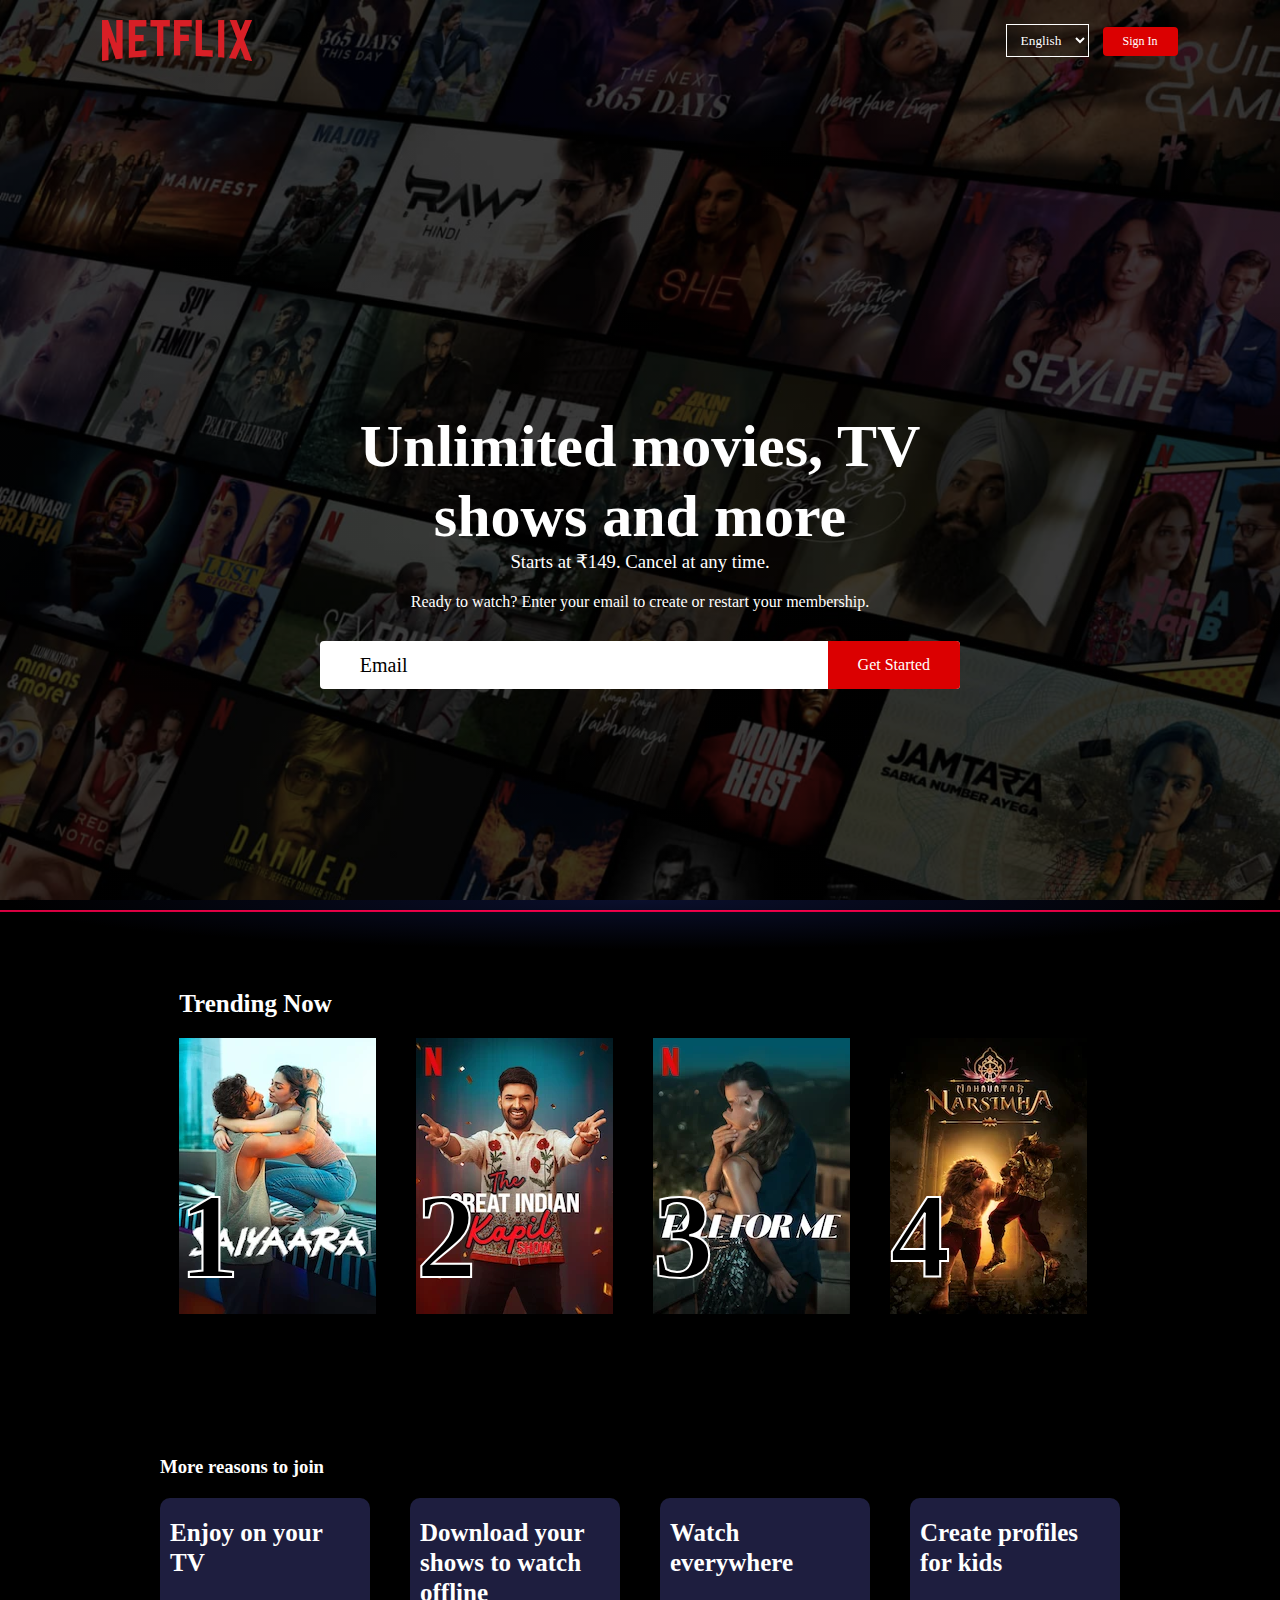
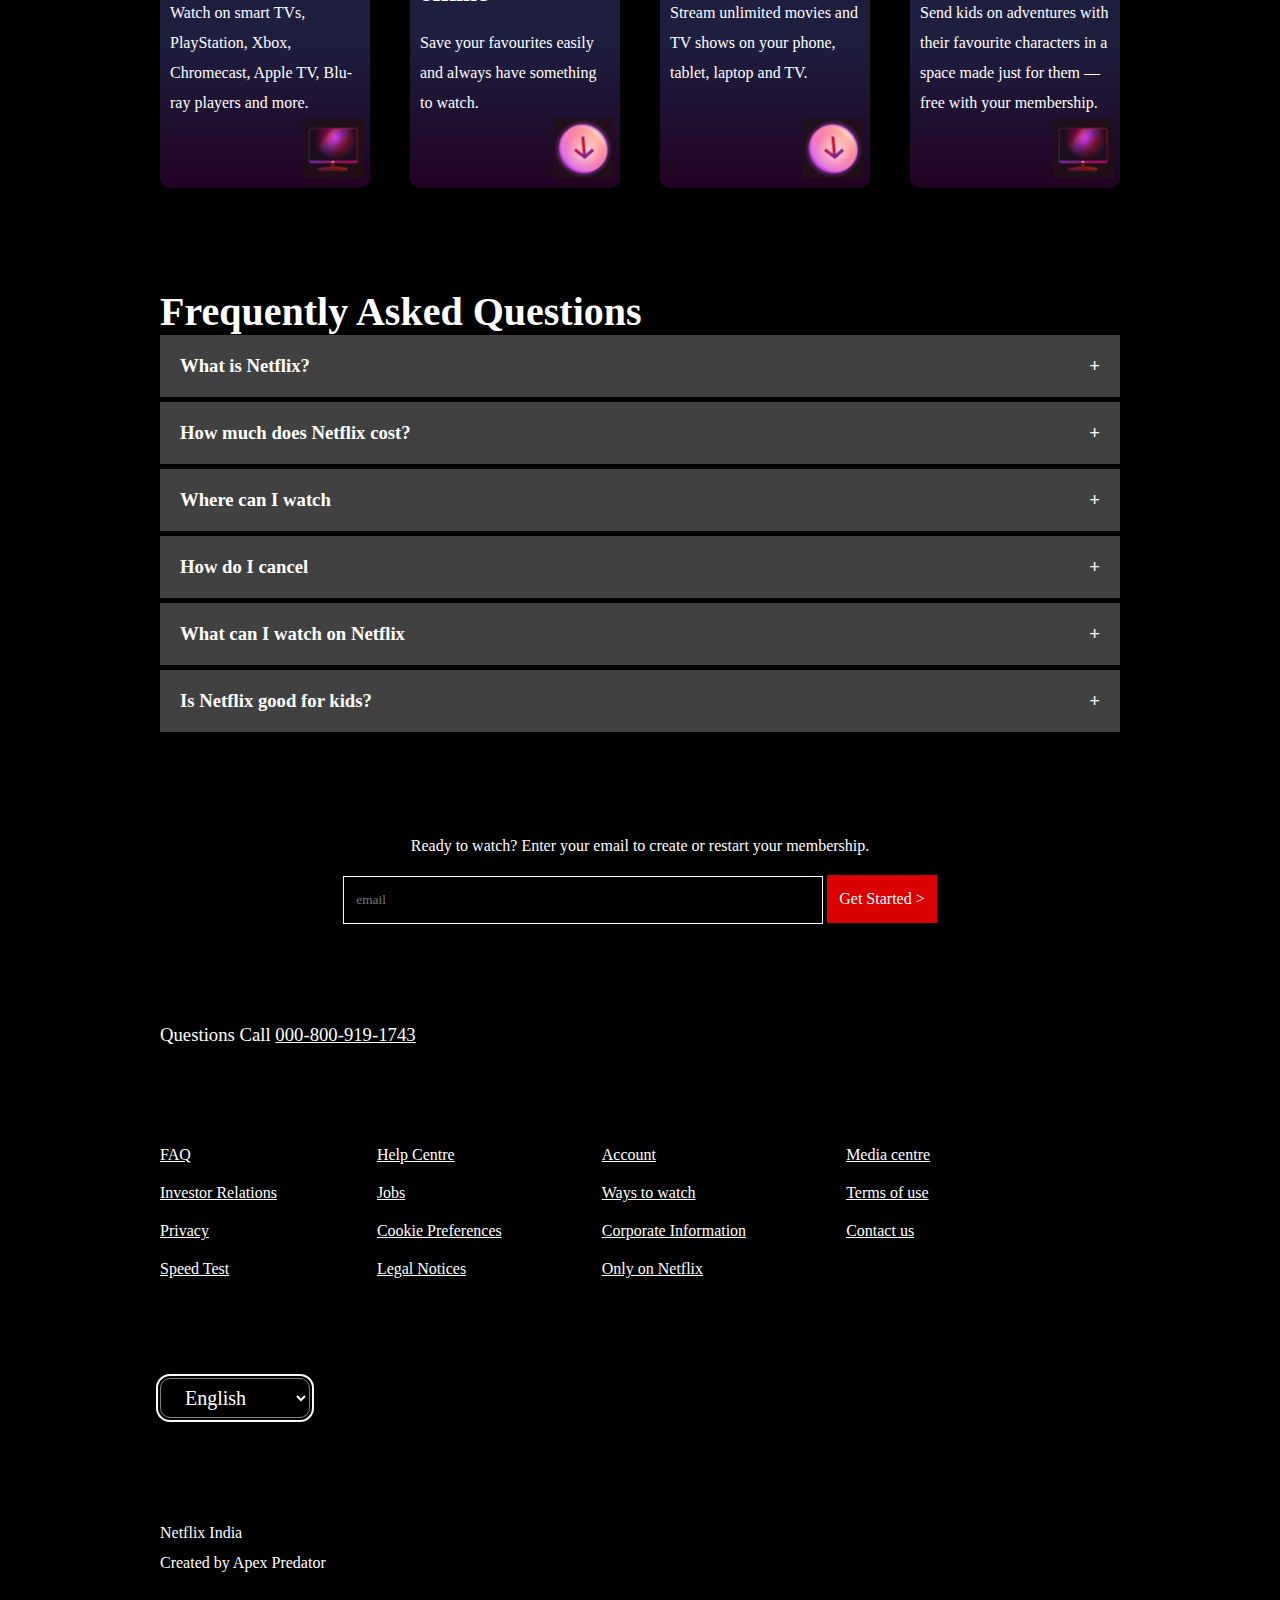
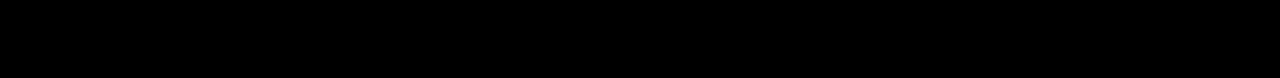
<file: index.html>
<!DOCTYPE html>
<html lang="en">
<head>
    <meta charset="UTF-8">
    <meta name="viewport" content="width=device-width, initial-scale=1.0">
    <link rel="stylesheet" href="style.css">
    <title>Netflix clone</title>
</head>
<body>
    <div class="header">
        <nav>
            <img src="./images/logo.png" alt="" class="logo">
            <div>
                <select class="lang-btn">
                    <option value="">English</option>
                    <option value="">Hindi</option>
                </select>
                <button>Sign In</button>
            </div>
        </nav>
        <div class="header-content">
            <h1>Unlimited movies, TV shows and more</h1>
            <h3>Starts at ₹149. Cancel at any time.</h3>
            <p>Ready to watch? Enter your email to create or restart your membership.</p>
            <form class="sign-up">
                <input type="text" placeholder="">
                <span>Email</span>
                <button type="submit">Get Started</button>
            </form>
        </div>
    </div>
    <div class="curved-section"></div>
    <div class="container">
        <h3>Trending Now</h3>
        <div class="slider">
            <div class="card">
                <img src="./movie-images/AAAABemK-aHwX63DztqbWwQ0xnYGvHYuoYkQ3l3ZIwftPjmuJxC461m-FOI7ZN_bzolsgGd_3_dbacKgr5mV292UjjEYJGCgIubIQOs.webp" alt="img1">
                <p>1</p>
            </div>
            <div class="card">
                <img src="./movie-images/AAAABQyNT9Mdd2wR9KVzh2iO_T3rTEydvDSlf0_4EnLYou_zEgzr5juLda9NmQT2srWqiFh-7PKVRzRgoB5Eg-xA5DQHFPeSd1MHDzryhJqxIeayTICsi6DMPp4I8uH8NdtaV5Ji.webp" alt="img2">
                <p>2</p>
            </div>
            <div class="card">
                <img src="./movie-images/AAAABT--QQ4wqsTMWqkL6PgOy_oo2fHHQ4bFXtP1fEPAZz90nMu3qRQHp1v0eOYP5smMrCHZl1B7ZsgEdJHueVRy3sMN3naXuwV7WR9VrEtQ5ETXLljqiAcT1TeV3zw1bBrtT-m9.webp" alt="img3">
                <p>3</p>
            </div>
            <div class="card">
                <img src="./movie-images/AAAABVCzd41nKAatdvwy0DT1M5D-xSzSdBdKklegmczhdyKYvEEwunaUUcE5xr7Zjkn9Ywhm3n-2g0wi5s1nB3J1bAhe8t3j0ENBjxw.webp" alt="img4">
                <p>4</p>
            </div>
            <div class="card">
                <img src="./movie-images/AAAABWEZL5Vbt_dlyyWb0jDVlEI20Y6UCH1mePgmg4Pyf7sbXl1oC-bFjLBv3laUDGDGSS-SqrfidxWVL0gDpdiY1K_x3yx6IDtACOY.webp" alt="img5">
                <p>5</p>
            </div>
            <div class="card">
                <img src="./movie-images/AAAABWrTjWMrsToh9vAoz8rKrhSSHdJW6bmhL8Lvv63zCy1lo3O1TFqvZH4U80xS1vDJJV00sc97Ntd2b1Y1vh3v4SIs60pAtWC6pottJ80j5h4ITJPEURiTJEH4O_a47L1S0qlG.webp" alt="img6">
                <p>6</p>
            </div>
            <div class="card">
                <img src="./movie-images/AAAABWUsrobyjfthn3cn_9LIwE_08qG_rgI5BTJaI7ecvgxEMp1e2Zu7hPQ9HGeNgVVWrgu2Wj-vfUphdz8RniXmEvla02KBce2uV_kB0vtctN0CX4QBQDr4oQpGGQd59uuKk87Z.webp" alt="img7">
                <p>7</p>
            </div>
            <div class="card">
                <img src="./movie-images/AAAABYgqP-FM9E4u1IbMtOKfqd2ha2nti95bI-jg9xOXxJAcO6Xj9hwy02O4dFu0-oZ_jSi-NQFHPZQwn1NO7eA5LVqqGZIfy9YPjg1G6GzZPMRODawEZXb_7Ks9Ryjl-xUANYCs.webp" alt="img8">
                <p>8</p>
            </div>
            <div class="card">
                <img src="./movie-images/AAAABZxdHsYg10iHLQm7e8pxLnbn1eGa3nJwHH_AVi2qgNL6hYH9xMi2ESvKx-zy40e9woWRPcPuwFNR6iD2bMQC7TbcfsDWVccDtMk (1).webp" alt="img9">
                <p>9</p>
            </div>
            <div class="card">
                <img src="./movie-images/AAAABZxdHsYg10iHLQm7e8pxLnbn1eGa3nJwHH_AVi2qgNL6hYH9xMi2ESvKx-zy40e9woWRPcPuwFNR6iD2bMQC7TbcfsDWVccDtMk.webp" alt="img10">
                <p>10</p>
            </div>
        </div>
    </div>
    <div class="join-container">
        <h3>More reasons to join</h3>
        <div class="card-container">
            <div class="card-2">
                <div class="text-card">
                    <h3>Enjoy on your TV</h3>
                    <p>Watch on smart TVs, PlayStation, Xbox, Chromecast, Apple TV, Blu-ray players and more.</p>
                </div>
                <img src="./icons/www.netflix.com_in_.png" alt="icon1">
            </div>
            <div class="card-2">
                <div class="text-card">
                    <h3>Download your shows to watch offline</h3>
                    <p>Save your favourites easily and always have something to watch.</p>
                </div>
                <img src="./icons/www.netflix.com_in_ (1).png" alt="icon1">
            </div>
            <div class="card-2">
                <div class="text-card">
                    <h3>Watch everywhere</h3>
                    <p>Stream unlimited movies and TV shows on your phone, tablet, laptop and TV.</p>
                </div>
                <img src="./icons/www.netflix.com_in_ (1).png" alt="icon1">
            </div>
            <div class="card-2">
                <div class="text-card">
                    <h3>Create profiles for kids</h3>
                    <p>Send kids on adventures with their favourite characters in a space made just for them — free with your membership.</p>
                </div>
                <img src="./icons/www.netflix.com_in_.png" alt="icon1">
            </div>
        </div>
    </div>
    <div class="quest-container">
        <h2>Frequently Asked Questions</h2>
        <div class="question-container">
            <div class="question-card">
                <h3 class="text" onclick="displayText(this)">What is Netflix? <span class="tog">+</span></h3>
                <div class="text-area hidden">
                   <p>Netflix is a streaming service that offers a wide variety of award-winning TV shows, movies, anime, documentaries and more – on thousands of internet-connected devices. <br />
                You can watch as much as you want, whenever you want, without a single ad – all for one low monthly price. There's always something new to discover, and new TV shows and movies are added every week!
                </div>
                </p>
            </div>
            <div class="question-card">
                <h3 class="text" onclick="displayText(this)">How much does Netflix cost?<span class="tog">+</span></h3>
                <div class="text-area hidden">
                   <p>Watch Netflix on your smartphone, tablet, Smart TV, laptop, or streaming device, all for one fixed monthly fee. Plans range from ₹149 to ₹649 a month. No extra costs, no contracts.
                </div>
                </p>
            </div>
            <div class="question-card">
                <h3 class="text" onclick="displayText(this)">Where can I watch<span class="tog">+</span></h3>
                <div class="text-area hidden">
                   <p>Watch anywhere, anytime. Sign in with your Netflix account to watch instantly on the web at netflix.com from your personal computer or on any internet-connected device that offers the Netflix app, including smart TVs, smartphones, tablets, streaming media players and game consoles. <br />

                    You can also download your favourite shows with the iOS or Android app. Use downloads to watch while you're on the go and without an internet connection. Take Netflix with you anywhere.
                </div>
                </p>
            </div>
            <div class="question-card">
                <h3 class="text" onclick="displayText(this)">How do I cancel<span class="tog">+</span></h3>
                <div class="text-area hidden">
                   <p>Netflix is flexible. There are no annoying contracts and no commitments. You can easily cancel your account online in two clicks. There are no cancellation fees – start or stop your account anytime.
                </div>
                </p>
            </div>
            <div class="question-card">
                <h3 class="text" onclick="displayText(this)">What can I watch on Netflix<span class="tog">+</span></h3>
                <div class="text-area hidden">
                   <p>Netflix has an extensive library of feature films, documentaries, TV shows, anime, award-winning Netflix originals, and more. Watch as much as you want, anytime you want.
                </div>
                </p>
            </div>
            <div class="question-card">
                <h3 class="text" onclick="displayText(this)">Is Netflix good for kids?<span class="tog">+</span></h3>
                <div class="text-area hidden">
                   <p>The Netflix Kids experience is included in your membership to give parents control while kids enjoy family-friendly TV shows and films in their own space.<br />

                    Kids profiles come with PIN-protected parental controls that let you restrict the maturity rating of content kids can watch and block specific titles you don’t want kids to see.
                </div>
                </p>
            </div>
        </div>
    </div>
    <div class="container-3">
        <p>Ready to watch? Enter your email to create or restart your membership.</p>
        <form class="sign-up2">
            <input type="text" placeholder="email">
            <button>Get Started ></button>
        </form>
    </div>
    <div class="enquiry">
        <h3>Questions  Call  <span class="cont-no">000-800-919-1743</span></h3>
    </div>
    <div class="container-4">
        <div class="extra">
            <span>FAQ</span>
            <span>Investor Relations</span>
            <span>Privacy</span>
            <span>Speed Test</span>
        </div>
        <div class="extra">
            <span>Help Centre</span>
            <span>Jobs</span>
            <span>Cookie Preferences</span>
            <span>Legal Notices</span>
        </div>
        <div class="extra">
            <span>Account</span>
            <span>Ways to watch</span>
            <span>Corporate Information</span>
            <span>Only on Netflix</span>
        </div>
        <div class="extra">
            <span>Media centre</span>
            <span>Terms of use</span>
            <span>Contact us</span>
        </div>
    </div>
    <div class="lang">
        <select>
            <option>English</option>
            <option>Hindi</option>
        </select>
    </div>

    <div class="footer">
        <p>Netflix India</p>
        <p>Created by Apex Predator</p>
    </div class="footer">
    <script src="./index.js"></script>
</body>
</html>
</file>
<file: style.css>
*{
    margin: 0;
    padding: 0;
    box-sizing: border-box;
    font-family: poppins;
}
body{
    background: #000;
    color: #fff;
}
.header{
    width: 100%;
    height: 100vh;
    background-image: linear-gradient(rgba(0,0,0,0.7),rgba(0,0,0,0.7)), url('./images/header-image.png');
    background-size: cover;
    background-position: center;
    padding: 10px 8%;
    position: relative;
}
nav{
    display: flex;
    align-items: center;
    justify-content: space-between;
    padding: 10px 0;
}
.logo{
    cursor: pointer;
    width: 150px;
}
nav button{
    border: 0;
    outline: 0;
    background: #db0001;
    color: #fff;
    padding: 7px 20px;
    font-size: 12px;
    border-radius: 4px;
    margin-left: 10px;
    cursor: pointer;
}
.lang-btn{
    display: inline-flex;
    align-items: center;
    background: transparent;
    border: 1px solid white;
    padding: 7px 10px;
    color: white;
}
select option{
    color: #000;
}

.header-content{
    position: absolute;
    top: 50%;
    left: 50%;
    transform: translate(-50%,-50%);
    text-align: center;
    margin-top:100px ;
}
.header-content h1{
    font-size: 60px;
    line-height: 70px;
    font-weight: 700;
    max-width: 650px;
}
.header-content h3{
    font-weight: 400;
    margin-bottom: 20px;
}
.sign-up{
    background: #fff;
    border-radius: 4px;
    display: flex;
    align-items: center;
    margin-top: 30px;
    overflow: hidden;
}
.sign-up span{
    position: relative;
    left: -420px;
    color: black;
    z-index: 1;
    font-size: 20px;
}
.sign-up input:focus~span{
    transform: translateY(-15px) scale(0.5);
    transition: transform 0.3s ease-in-out;
}
.sign-up input{
    position: relative;
    flex: 1;
    border: 0;
    outline: 0;
    margin-left: 20px;
    transition: transform 1s ease-in-out;
}
.sign-up button{
    background: #db0001;
    border: 0;
    outline: 0;
    color: white;
    font-size: 16px;
    cursor: pointer;
    padding: 15px 30px;
}


.curved-section{
    position: relative;
    height: 50px;
    background: radial-gradient(ellipse at top, #0a0f2c 0%, #000 70%);
    overflow: hidden;
}
.curved-section::before{
    position:absolute;
    background: radial-gradient(ellipse at top ,rgba(255,0,76,1) 0%, rgba(255,0,76,0.8) 100%);
    height:2px;
    content: '';
    top: 10px;
    left: 0;
    right: 0;
}
.container{
    display: flex;
    flex-direction: column;
    width: 90%;
    margin: auto;
    margin-top: 40px;
    gap:20px;
}
.container h3{
    font-size: 25px;
    font-weight: 700;
    margin: auto;
    width: 80%;
   
}
.container .slider{
    display: flex;
    gap: 40px;
    width: 80%;
    margin: auto;
    overflow: scroll;
}
.slider::-webkit-scrollbar{
    scrollbar-width: none;
}

.card p{
    position: relative;
    font-size: 120px;
    bottom: 150px;
    -webkit-text-stroke: 2px white;
    font-weight: 700;
    color: black;
}
.card img{
    transition: transform 0.3s ease-in-out;
}
.card img:hover{
    transform: scale(1.2);
    cursor: pointer;
}


.join-container{
    width: 75%;
    margin: auto;
    display: flex;
    flex-direction: column;
    gap: 20px;
    margin-bottom: 100px;
}
.join-container .card-container{
    display: flex;
    gap: 40px;
    flex-wrap:wrap;
}
.card-2{  
    flex: 1 1 200px;
    /* max-width: 200px; */
    width: 200px;
    background: linear-gradient(180deg,#1e1e3f 50%,#220222 100%);
    padding: 10px;
    border-radius: 10px;
    padding-top: 20px;
    display: flex;
    flex-direction: column;
    justify-content: space-between;
    line-height: 30px;
    /* min-width: 300px; */
    
}

.join-container .card-2 img{
    width: 60px;
    margin-left: 70%;
}
.text-card h3{
    font-size: 25px;
}
.text-card p{
    font-weight: 400;
    margin-top: 20px;
}
.quest-container{
    width: 75%;
    margin: auto;
    margin-bottom: 100px;
}
.quest-container h2{
    font-size: 2.5rem;
}
.quest-container .question-container .question-card{
    /* padding: 10px; */
    /* background: #414141; */
    display: flex;
    flex-direction: column;
    gap: 5px;
}
.question-container .question-card h3, .text-area{
    background:#414141 ;
    padding: 20px;

}
.question-card h3{
    display: flex;
    justify-content: space-between;
    cursor: pointer;
}
.hidden{
    display:none;
    height: 0;
}
.container-3 {
    /* color: wheat; */
    width: 75%;
    margin: auto;
    text-align: center;
    margin-bottom: 100px;
}
.container-3 .sign-up2 input, button{
    padding: 15px 12px;
    border: none;
}
.container-3 .sign-up2 input{
    width: 50%;
    background-color: #000;
    outline-offset: 4px;  
    /* outline: 1px solid white; */
    border: 1px solid white;
}
.container-3 .sign-up2{
    margin-top: 20px;
}
.container-3 .sign-up2 input:focus{
    border: 1px solid white;
}
.container-3 .sign-up2 button{
    background-color: #db0001;
    color: white;
    font-size: 16px;
}
.enquiry{
    width: 75%;
    margin: auto;
    margin-bottom:100px;
}
.enquiry h3{
    font-weight: 500;
}
.enquiry h3 span{
    text-decoration: underline;
    cursor: pointer;
}
.container-4{
    width: 75%;
    margin: auto;
    display: flex;   
    margin-bottom: 100px;
    /* justify-content:flex-start; */
    gap: 100px;
}
.container-4 .extra{
    display: flex;
    flex-direction: column;
    gap:20px;
}
.container-4 .extra span{
    text-decoration: underline;
}
.lang{
    width: 75%;
    margin: auto;
    margin-bottom: 100px;
}
.lang select{
    height: 40px;
    width: 150px;
    font-size: 20px;
    border: 1px solid grey;
    border-radius: 10px;
    background-color: #000;
    color: #fff;
    outline: 2px solid #fff;
    outline-offset: 2px;
    padding-left: 20px;
}
.lang select option{
    color: white;
}
.footer{
    width: 75%;
    margin: auto;
    margin-bottom: 100px;
    line-height: 30px;
}
@media screen and (max-width:1024px) {
    .card-2{
         flex: 1 1 calc(50% - 20px);
    }
}
@media screen and (max-width: 768px) {
    .card-2 {
        flex: 1 1 100%;
    }
}
@media screen and (max-width:650px){
    .container-4{
        flex-direction: column;
        gap: 10px;
    }
    .container{
        width: 90%;
    }
    .container .slider {
        gap: 10px;
        width: 90%;
    }
    .container .slider .card img{
        height: 100px;
    }
    .container .slider .card p{
        font-size: 30px;
        color: white;
    }
    .header-content h1{
        font-size: 40px;
    }
    .header-content .sign-up input{
        height: 20px;
        width: 30px;
    }
}
</file>
